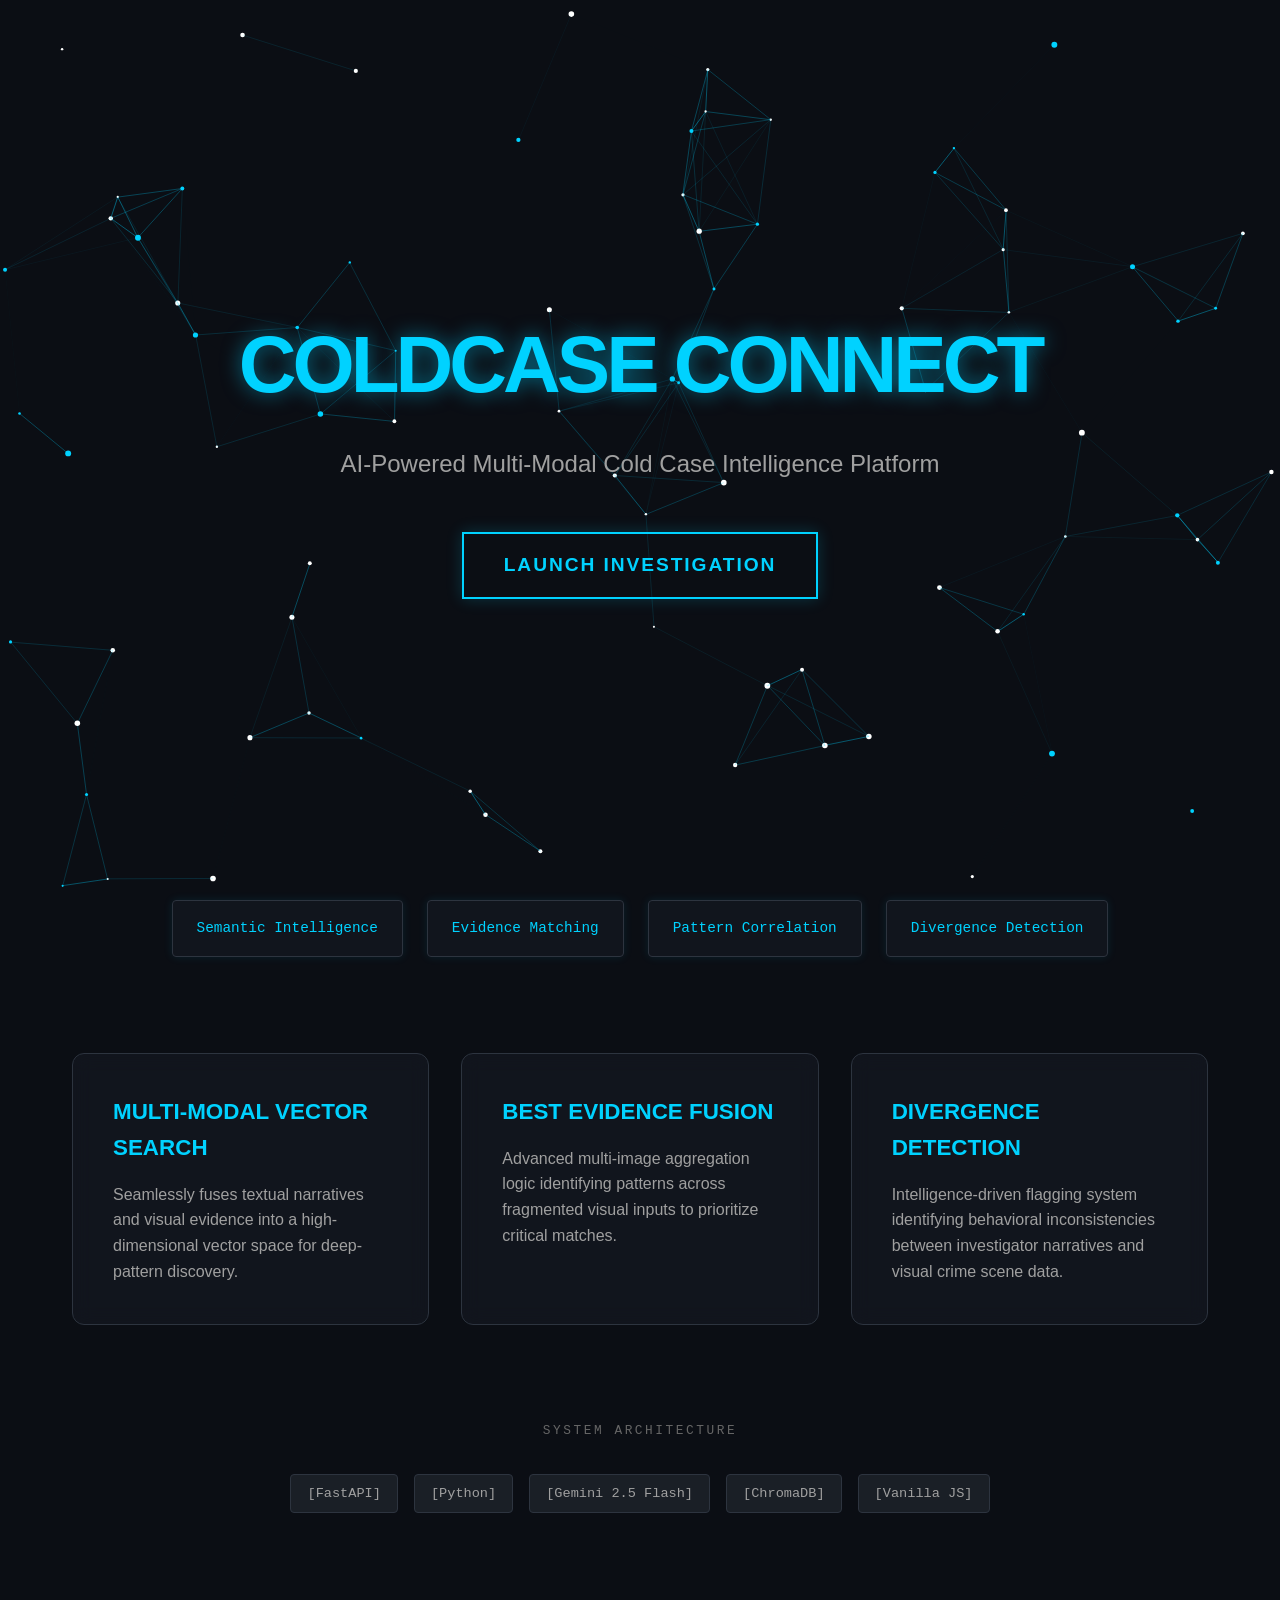
<file: landing.html>
<!DOCTYPE html>
<html lang="en">
<head>
    <meta charset="UTF-8">
    <meta name="viewport" content="width=device-width, initial-scale=1.0">
    <title>ColdCase Connect | Intelligence Platform</title>
    <style>
        :root {
            --bg-midnight: #0B0E14;
            --card-bg: rgba(21, 25, 33, 0.7);
            --cyan-accent: #00D2FF;
            --border-dim: #2D343F;
            --text-main: #E0E0E0;
            --font-main: 'Inter', -apple-system, sans-serif;
            --font-mono: 'JetBrains Mono', 'Fira Code', monospace;
        }

        * {
            margin: 0;
            padding: 0;
            box-sizing: border-box;
        }

        body {
            background-color: var(--bg-midnight);
            color: var(--text-main);
            font-family: var(--font-main);
            overflow-x: hidden;
            line-height: 1.6;
        }

        canvas {
            position: fixed;
            top: 0;
            left: 0;
            width: 100%;
            height: 100%;
            z-index: -1;
        }

        .container {
            max-width: 1200px;
            margin: 0 auto;
            padding: 0 2rem;
        }

        /* Hero Section */
        header {
            height: 100vh;
            display: flex;
            flex-direction: column;
            justify-content: center;
            align-items: center;
            text-align: center;
        }

        .glow-text {
            font-size: 5rem;
            font-weight: 900;
            letter-spacing: -0.05em;
            color: var(--cyan-accent);
            text-shadow: 0 0 20px rgba(0, 210, 255, 0.5);
            margin-bottom: 1rem;
            text-transform: uppercase;
        }

        .subtitle {
            font-size: 1.5rem;
            color: #A0A0A0;
            margin-bottom: 3rem;
            max-width: 700px;
        }

        .btn-launch {
            background: transparent;
            border: 2px solid var(--cyan-accent);
            color: var(--cyan-accent);
            padding: 1rem 2.5rem;
            font-size: 1.2rem;
            font-weight: bold;
            text-transform: uppercase;
            letter-spacing: 0.1em;
            cursor: pointer;
            transition: all 0.3s ease;
            text-decoration: none;
            box-shadow: 0 0 15px rgba(0, 210, 255, 0.2);
        }

        .btn-launch:hover {
            background: var(--cyan-accent);
            color: var(--bg-midnight);
            box-shadow: 0 0 30px rgba(0, 210, 255, 0.5);
            transform: translateY(-5px);
        }

        /* Visual Tagline Section */
        .tagline-section {
            display: flex;
            justify-content: center;
            gap: 1.5rem;
            flex-wrap: wrap;
            margin-bottom: 6rem;
        }

        .tag-card {
            background: var(--card-bg);
            border: 1px solid var(--border-dim);
            padding: 1rem 1.5rem;
            border-radius: 4px;
            font-family: var(--font-mono);
            font-size: 0.9rem;
            color: var(--cyan-accent);
            box-shadow: 0 0 10px rgba(0, 210, 255, 0.1);
            transition: all 0.3s ease;
        }

        .tag-card:hover {
            border-color: var(--cyan-accent);
            box-shadow: 0 0 20px rgba(0, 210, 255, 0.3);
        }

        /* Core Features Grid */
        .features-grid {
            display: grid;
            grid-template-columns: repeat(auto-fit, minmax(300px, 1fr));
            gap: 2rem;
            margin-bottom: 6rem;
        }

        .feature-card {
            background: var(--card-bg);
            backdrop-filter: blur(10px);
            border: 1px solid var(--border-dim);
            padding: 2.5rem;
            border-radius: 12px;
            transition: transform 0.3s ease;
        }

        .feature-card:hover {
            transform: translateY(-10px);
            border-color: rgba(0, 210, 255, 0.4);
        }

        .feature-card h3 {
            color: var(--cyan-accent);
            margin-bottom: 1rem;
            font-size: 1.4rem;
            text-transform: uppercase;
        }

        .feature-card p {
            color: #A0A0A0;
            font-size: 1rem;
        }

        /* Tech Stack Section */
        .tech-stack {
            text-align: center;
            padding-bottom: 6rem;
        }

        .tech-title {
            font-family: var(--font-mono);
            font-size: 0.8rem;
            color: #666;
            text-transform: uppercase;
            letter-spacing: 0.2em;
            margin-bottom: 2rem;
        }

        .badge-container {
            display: flex;
            justify-content: center;
            gap: 1rem;
            flex-wrap: wrap;
        }

        .tech-badge {
            font-family: var(--font-mono);
            font-size: 0.85rem;
            background: #1A1F26;
            border: 1px solid var(--border-dim);
            padding: 0.5rem 1rem;
            border-radius: 4px;
            color: #A0A0A0;
        }

        /* Top Navigation / Logo */
        .top-nav {
            position: absolute;
            top: 2rem;
            left: 2rem;
            display: flex;
            align-items: center;
            gap: 12px;
            z-index: 100;
        }

        .logo-box {
            width: 40px;
            height: 40px;
            background: var(--cyan-accent);
            border-radius: 8px;
            display: flex;
            align-items: center;
            justify-content: center;
        }

        .logo-text {
            font-family: var(--font-mono);
            font-size: 1.25rem;
            font-weight: bold;
            letter-spacing: -0.05em;
            color: var(--cyan-accent);
        }

        @media (max-width: 768px) {
            .glow-text { font-size: 3rem; }
            .subtitle { font-size: 1.1rem; }
        }
    </style>
</head>
<body>

    <canvas id="nodesCanvas"></canvas>

    <div class="container">
        <!-- Hero Section -->
        <header>
            <h1 class="glow-text">ColdCase Connect</h1>
            <p class="subtitle">AI-Powered Multi-Modal Cold Case Intelligence Platform</p>
            <a href="login.html" class="btn-launch">Launch Investigation</a>
        </header>

        <!-- Visual Tagline Section -->
        <div class="tagline-section">
            <div class="tag-card">Semantic Intelligence</div>
            <div class="tag-card">Evidence Matching</div>
            <div class="tag-card">Pattern Correlation</div>
            <div class="tag-card">Divergence Detection</div>
        </div>

        <!-- Core Features Grid -->
        <div class="features-grid">
            <div class="feature-card">
                <h3>Multi-Modal Vector Search</h3>
                <p>Seamlessly fuses textual narratives and visual evidence into a high-dimensional vector space for deep-pattern discovery.</p>
            </div>
            <div class="feature-card">
                <h3>Best Evidence Fusion</h3>
                <p>Advanced multi-image aggregation logic identifying patterns across fragmented visual inputs to prioritize critical matches.</p>
            </div>
            <div class="feature-card">
                <h3>Divergence Detection</h3>
                <p>Intelligence-driven flagging system identifying behavioral inconsistencies between investigator narratives and visual crime scene data.</p>
            </div>
        </div>

        <!-- Tech Stack Section -->
        <div class="tech-stack">
            <p class="tech-title">System Architecture</p>
            <div class="badge-container">
                <span class="tech-badge">[FastAPI]</span>
                <span class="tech-badge">[Python]</span>
                <span class="tech-badge">[Gemini 2.5 Flash]</span>
                <span class="tech-badge">[ChromaDB]</span>
                <span class="tech-badge">[Vanilla JS]</span>
            </div>
        </div>
    </div>

    <script>
        const canvas = document.getElementById('nodesCanvas');
        const ctx = canvas.getContext('2d');

        let particles = [];
        const particleCount = 80;
        const maxDistance = 150;

        class Particle {
            constructor() {
                this.x = Math.random() * canvas.width;
                this.y = Math.random() * canvas.height;
                this.vx = (Math.random() - 0.5) * 0.5;
                this.vy = (Math.random() - 0.5) * 0.5;
                this.radius = Math.random() * 2 + 1;
            }

            update() {
                this.x += this.vx;
                this.y += this.vy;

                if (this.x < 0 || this.x > canvas.width) this.vx *= -1;
                if (this.y < 0 || this.y > canvas.height) this.vy *= -1;
            }

            draw() {
                ctx.beginPath();
                ctx.arc(this.x, this.y, this.radius, 0, Math.PI * 2);
                ctx.fillStyle = Math.random() > 0.5 ? '#FFFFFF' : '#00D2FF';
                ctx.fill();
            }
        }

        function init() {
            canvas.width = window.innerWidth;
            canvas.height = window.innerHeight;
            particles = [];
            for (let i = 0; i < particleCount; i++) {
                particles.push(new Particle());
            }
        }

        function animate() {
            ctx.clearRect(0, 0, canvas.width, canvas.height);
            
            for (let i = 0; i < particles.length; i++) {
                particles[i].update();
                particles[i].draw();

                for (let j = i + 1; j < particles.length; j++) {
                    const dx = particles[i].x - particles[j].x;
                    const dy = particles[i].y - particles[j].y;
                    const distance = Math.sqrt(dx * dx + dy * dy);

                    if (distance < maxDistance) {
                        ctx.beginPath();
                        ctx.strokeStyle = `rgba(0, 210, 255, ${1 - distance / maxDistance})`;
                        ctx.lineWidth = 0.5;
                        ctx.moveTo(particles[i].x, particles[i].y);
                        ctx.lineTo(particles[j].x, particles[j].y);
                        ctx.stroke();
                    }
                }
            }
            requestAnimationFrame(animate);
        }

        window.addEventListener('resize', init);
        init();
        animate();
    </script>
</body>
</html>
</file>
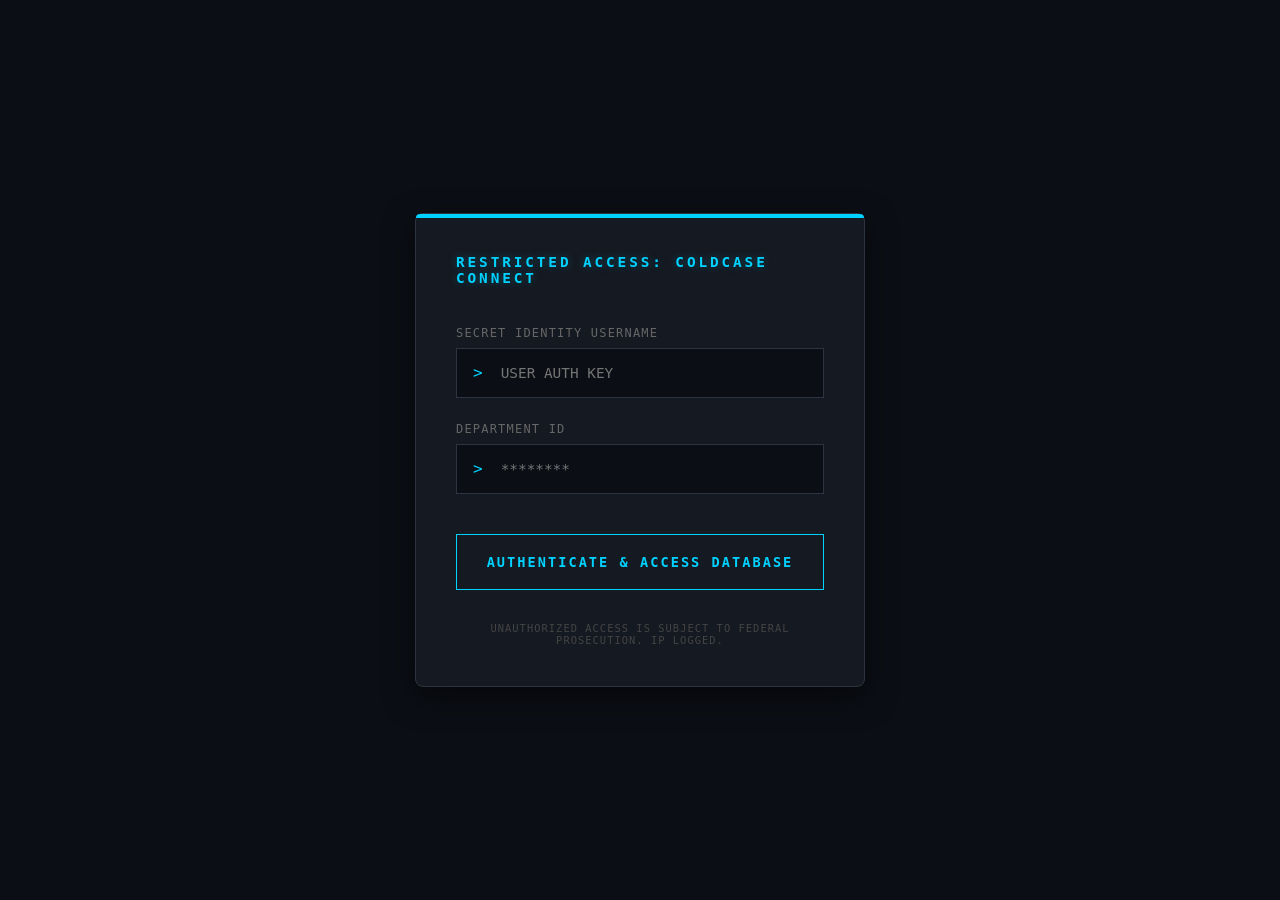
<file: login.html>
<!DOCTYPE html>
<html lang="en">
<head>
    <meta charset="UTF-8">
    <meta name="viewport" content="width=device-width, initial-scale=1.0">
    <title>ColdCase Connect | Auth Portal</title>
    <style>
        :root {
            --bg-midnight: #0B0E14;
            --card-bg: #151921;
            --cyan-accent: #00D2FF;
            --border-dim: #2D343F;
            --text-main: #E0E0E0;
            --font-mono: 'JetBrains Mono', 'Fira Code', monospace;
        }

        * {
            margin: 0;
            padding: 0;
            box-sizing: border-box;
        }

        body {
            background-color: var(--bg-midnight);
            color: var(--text-main);
            font-family: var(--font-mono);
            height: 100vh;
            display: flex;
            justify-content: center;
            align-items: center;
            overflow: hidden;
        }

        .login-container {
            width: 100%;
            max-width: 450px;
            background: var(--card-bg);
            border: 1px solid var(--border-dim);
            padding: 2.5rem;
            border-radius: 8px;
            box-shadow: 0 10px 30px rgba(0, 0, 0, 0.5);
            position: relative;
        }

        .login-container::before {
            content: '';
            position: absolute;
            top: 0;
            left: 0;
            width: 100%;
            height: 4px;
            background: var(--cyan-accent);
            border-radius: 8px 8px 0 0;
        }

        .header {
            margin-bottom: 2.5rem;
        }

        .header h2 {
            font-size: 0.9rem;
            color: var(--cyan-accent);
            letter-spacing: 0.2em;
            text-transform: uppercase;
            text-shadow: 0 0 10px rgba(0, 210, 255, 0.3);
        }

        .input-group {
            margin-bottom: 1.5rem;
        }

        .input-group label {
            display: block;
            font-size: 0.75rem;
            color: #666;
            text-transform: uppercase;
            margin-bottom: 0.5rem;
            letter-spacing: 0.1em;
        }

        .input-field {
            width: 100%;
            background: #0B0E14;
            border: 1px solid var(--border-dim);
            padding: 1rem;
            color: var(--cyan-accent);
            font-family: var(--font-mono);
            font-size: 0.9rem;
            outline: none;
            transition: border-color 0.3s ease;
        }

        .input-field:focus {
            border-color: var(--cyan-accent);
        }

        .btn-auth {
            width: 100%;
            background: transparent;
            border: 1px solid var(--cyan-accent);
            color: var(--cyan-accent);
            padding: 1.2rem;
            font-family: var(--font-mono);
            font-weight: bold;
            font-size: 0.85rem;
            text-transform: uppercase;
            letter-spacing: 0.15em;
            cursor: pointer;
            transition: all 0.3s ease;
            margin-top: 1rem;
            position: relative;
            overflow: hidden;
        }

        .btn-auth:hover {
            background: rgba(0, 210, 255, 0.1);
            box-shadow: 0 0 20px rgba(0, 210, 255, 0.2);
        }

        .cursor {
            display: inline-block;
            width: 8px;
            height: 15px;
            background-color: var(--cyan-accent);
            margin-left: 5px;
            animation: blink 1s infinite;
            vertical-align: middle;
        }

        @keyframes blink {
            0%, 100% { opacity: 1; }
            50% { opacity: 0; }
        }

        .footer-note {
            margin-top: 2rem;
            font-size: 0.65rem;
            color: #444;
            text-align: center;
            text-transform: uppercase;
            letter-spacing: 0.1em;
        }

        /* Terminal Prompt Style */
        .prompt {
            color: var(--cyan-accent);
            margin-right: 10px;
        }

        .input-wrapper {
            display: flex;
            align-items: center;
            background: #0B0E14;
            border: 1px solid var(--border-dim);
            padding-left: 1rem;
        }

        .input-wrapper .input-field {
            border: none;
            padding-left: 0.5rem;
        }
    </style>
</head>
<body>

    <div class="login-container">
        <div class="header">
            <h2>RESTRICTED ACCESS: COLDCASE CONNECT</h2>
        </div>

        <div class="input-group">
            <label>Secret Identity Username</label>
            <div class="input-wrapper">
                <span class="prompt">></span>
                <input type="text" class="input-field" placeholder="USER_AUTH_KEY">
            </div>
        </div>

        <div class="input-group">
            <label>Department ID</label>
            <div class="input-wrapper">
                <span class="prompt">></span>
                <input type="password" class="input-field" placeholder="********">
            </div>
        </div>

        <button id="authBtn" class="btn-auth">Authenticate & Access Database</button>

        <div class="footer-note">
            Unauthorized access is subject to federal prosecution. IP logged.
        </div>
    </div>

    <script>
        const authBtn = document.getElementById('authBtn');
        
        authBtn.addEventListener('click', () => {
            const originalText = authBtn.innerText;
            authBtn.innerHTML = 'Verifying Credentials<span class="cursor"></span>';
            authBtn.disabled = true;
            authBtn.style.borderColor = '#666';
            authBtn.style.color = '#666';

            setTimeout(() => {
                window.location.href = 'index.html';
            }, 1500);
        });
    </script>
</body>
</html>
</file>
